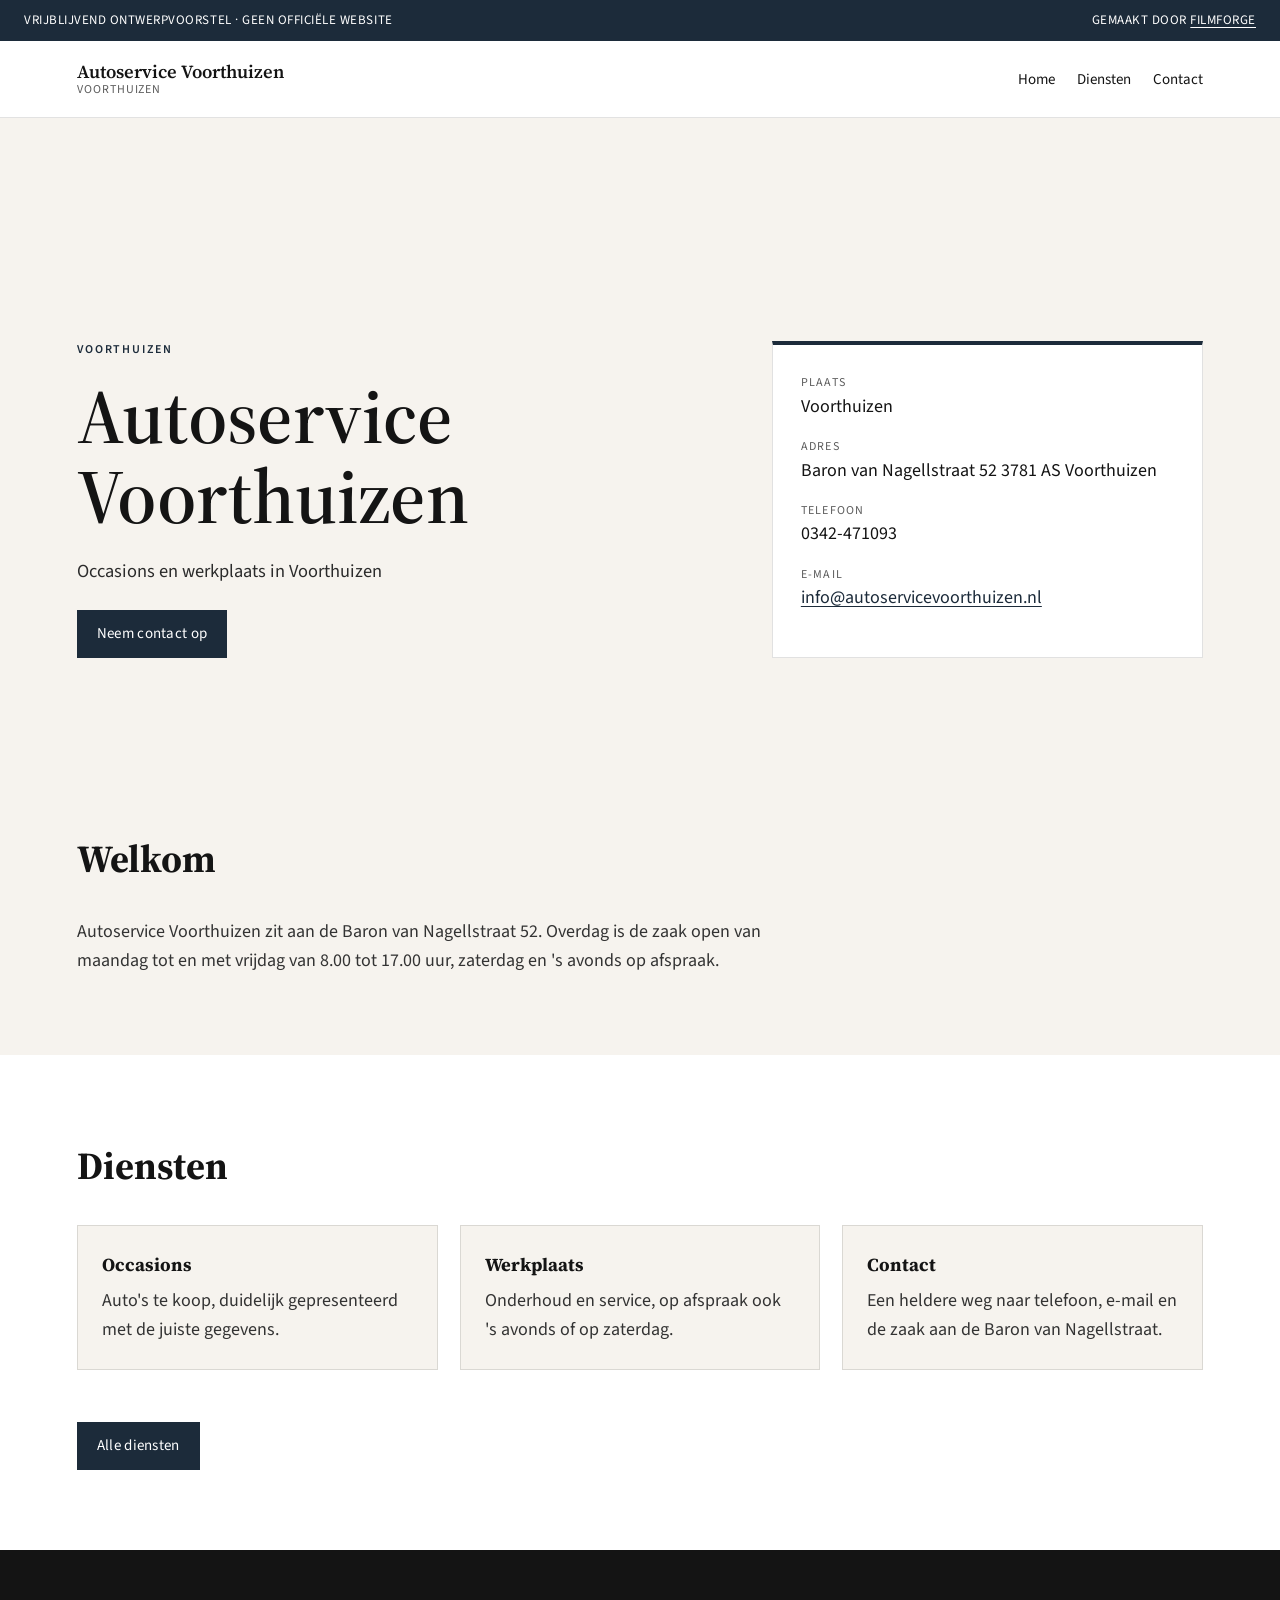
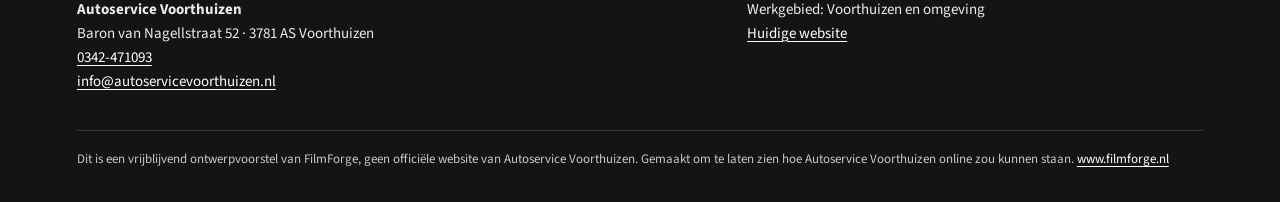
<file: index.html>
<!doctype html>
<html lang="nl">
<head>
<meta charset="utf-8">
<meta name="viewport" content="width=device-width, initial-scale=1">
<meta name="robots" content="noindex, nofollow">
<title>Autoservice Voorthuizen · Voorthuizen</title>
<meta name="description" content="Autoservice Voorthuizen in Voorthuizen — vrijblijvend ontwerpvoorstel van FilmForge.">
<link rel="preconnect" href="https://fonts.googleapis.com">
<link rel="preconnect" href="https://fonts.gstatic.com" crossorigin>
<link href="https://fonts.googleapis.com/css2?family=Source+Sans+3:wght@400;600&family=Source+Serif+4:opsz,wght@8..60,500;8..60,600&display=swap" rel="stylesheet">
<link rel="stylesheet" href="style.css">
</head>
<body>
<div class="ff-banner">
  <span>Vrijblijvend ontwerpvoorstel · geen officiële website</span>
  <span>Gemaakt door <a href="https://www.filmforge.nl" rel="noopener">FilmForge</a></span>
</div>
<header class="nav">
  <a class="brand" href="index.html">Autoservice Voorthuizen<small>Voorthuizen</small></a>
  <nav>
    <ul>
      <li><a href="index.html" aria-current="page">Home</a></li>
      <li><a href="diensten.html">Diensten</a></li>
      <li><a href="contact.html">Contact</a></li>
    </ul>
  </nav>
</header>

<section class="hero">
  <div>
    <p class="eyebrow">Voorthuizen</p>
    <h1>Autoservice Voorthuizen</h1>
    <p class="lede">Occasions en werkplaats in Voorthuizen</p>
    <a class="cta" href="contact.html">Neem contact op</a>
  </div>
  
    <aside class="hero-aside">
      <dl>
        <dt>Plaats</dt><dd>Voorthuizen</dd>
        <dt>Adres</dt><dd>Baron van Nagellstraat 52 3781 AS Voorthuizen</dd>
        <dt>Telefoon</dt><dd>0342-471093</dd>
        <dt>E-mail</dt><dd><a href="mailto:info@autoservicevoorthuizen.nl">info@autoservicevoorthuizen.nl</a></dd>
      </dl>
    </aside>
</section>
<section class="section">
  <div class="prose">
    <h2>Welkom</h2>
    <p>Autoservice Voorthuizen zit aan de Baron van Nagellstraat 52. Overdag is de zaak open van maandag tot en met vrijdag van 8.00 tot 17.00 uur, zaterdag en &#x27;s avonds op afspraak.</p>
  </div>
</section>
<section class="section alt">
  <h2>Diensten</h2>
  <div class="grid"><article class="card"><h3>Occasions</h3><p>Auto&#x27;s te koop, duidelijk gepresenteerd met de juiste gegevens.</p></article>
<article class="card"><h3>Werkplaats</h3><p>Onderhoud en service, op afspraak ook &#x27;s avonds of op zaterdag.</p></article>
<article class="card"><h3>Contact</h3><p>Een heldere weg naar telefoon, e-mail en de zaak aan de Baron van Nagellstraat.</p></article></div>
  <p style="margin-top:28px"><a class="cta" href="diensten.html">Alle diensten</a></p>
</section>

<footer class="site">
  <div class="footer-grid">
    <div>
      <strong>Autoservice Voorthuizen</strong>
      <p>Baron van Nagellstraat 52 · 3781 AS Voorthuizen</p>
      <p><a href="tel:0342-471093">0342-471093</a></p>
      <p><a href="mailto:info@autoservicevoorthuizen.nl">info@autoservicevoorthuizen.nl</a></p>
    </div>
    <div>
      <p>Werkgebied: Voorthuizen en omgeving</p>
      <p><a href="https://www.autoservicevoorthuizen.nl/">Huidige website</a></p>
    </div>
  </div>
  <p class="ff-note">Dit is een vrijblijvend ontwerpvoorstel van FilmForge, geen officiële website van Autoservice Voorthuizen. Gemaakt om te laten zien hoe Autoservice Voorthuizen online zou kunnen staan. <a href="https://www.filmforge.nl">www.filmforge.nl</a></p>
</footer>
</body>
</html>
</file>
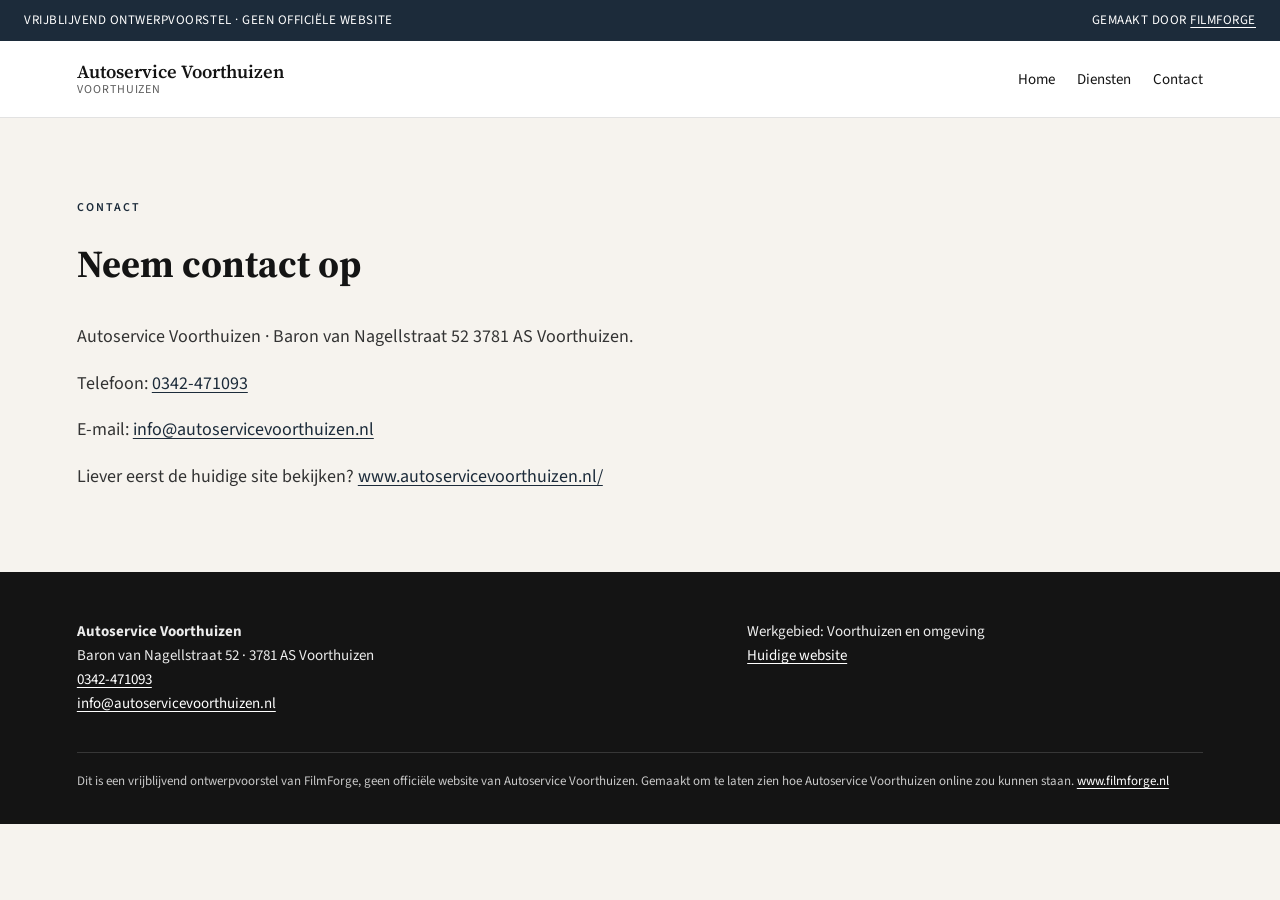
<file: contact.html>
<!doctype html>
<html lang="nl">
<head>
<meta charset="utf-8">
<meta name="viewport" content="width=device-width, initial-scale=1">
<meta name="robots" content="noindex, nofollow">
<title>Contact · Autoservice Voorthuizen</title>
<meta name="description" content="Autoservice Voorthuizen in Voorthuizen — vrijblijvend ontwerpvoorstel van FilmForge.">
<link rel="preconnect" href="https://fonts.googleapis.com">
<link rel="preconnect" href="https://fonts.gstatic.com" crossorigin>
<link href="https://fonts.googleapis.com/css2?family=Source+Sans+3:wght@400;600&family=Source+Serif+4:opsz,wght@8..60,500;8..60,600&display=swap" rel="stylesheet">
<link rel="stylesheet" href="style.css">
</head>
<body>
<div class="ff-banner">
  <span>Vrijblijvend ontwerpvoorstel · geen officiële website</span>
  <span>Gemaakt door <a href="https://www.filmforge.nl" rel="noopener">FilmForge</a></span>
</div>
<header class="nav">
  <a class="brand" href="index.html">Autoservice Voorthuizen<small>Voorthuizen</small></a>
  <nav>
    <ul>
      <li><a href="index.html">Home</a></li>
      <li><a href="diensten.html">Diensten</a></li>
      <li><a href="contact.html" aria-current="page">Contact</a></li>
    </ul>
  </nav>
</header>

<section class="section">
  <p class="eyebrow">Contact</p>
  <h2>Neem contact op</h2>
  <div class="prose">
    <p>Autoservice Voorthuizen · Baron van Nagellstraat 52 3781 AS Voorthuizen.</p>
    <p>Telefoon: <a href='tel:0342-471093'>0342-471093</a></p>
    <p>E-mail: <a href="mailto:info@autoservicevoorthuizen.nl">info@autoservicevoorthuizen.nl</a></p>
    
    <p>Liever eerst de huidige site bekijken? <a href="https://www.autoservicevoorthuizen.nl/">www.autoservicevoorthuizen.nl/</a></p>
  </div>
</section>

<footer class="site">
  <div class="footer-grid">
    <div>
      <strong>Autoservice Voorthuizen</strong>
      <p>Baron van Nagellstraat 52 · 3781 AS Voorthuizen</p>
      <p><a href="tel:0342-471093">0342-471093</a></p>
      <p><a href="mailto:info@autoservicevoorthuizen.nl">info@autoservicevoorthuizen.nl</a></p>
    </div>
    <div>
      <p>Werkgebied: Voorthuizen en omgeving</p>
      <p><a href="https://www.autoservicevoorthuizen.nl/">Huidige website</a></p>
    </div>
  </div>
  <p class="ff-note">Dit is een vrijblijvend ontwerpvoorstel van FilmForge, geen officiële website van Autoservice Voorthuizen. Gemaakt om te laten zien hoe Autoservice Voorthuizen online zou kunnen staan. <a href="https://www.filmforge.nl">www.filmforge.nl</a></p>
</footer>
</body>
</html>
</file>
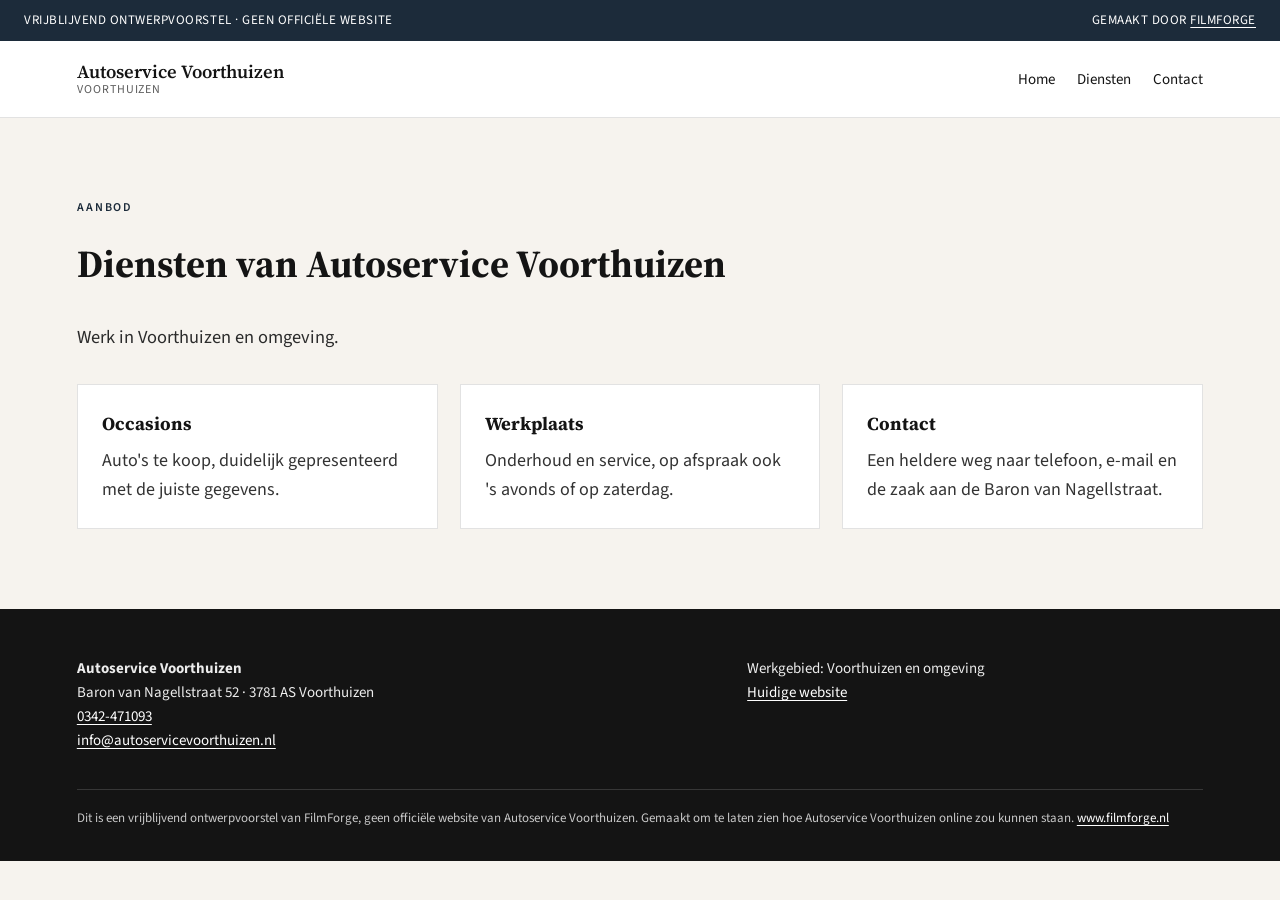
<file: diensten.html>
<!doctype html>
<html lang="nl">
<head>
<meta charset="utf-8">
<meta name="viewport" content="width=device-width, initial-scale=1">
<meta name="robots" content="noindex, nofollow">
<title>Diensten · Autoservice Voorthuizen</title>
<meta name="description" content="Autoservice Voorthuizen in Voorthuizen — vrijblijvend ontwerpvoorstel van FilmForge.">
<link rel="preconnect" href="https://fonts.googleapis.com">
<link rel="preconnect" href="https://fonts.gstatic.com" crossorigin>
<link href="https://fonts.googleapis.com/css2?family=Source+Sans+3:wght@400;600&family=Source+Serif+4:opsz,wght@8..60,500;8..60,600&display=swap" rel="stylesheet">
<link rel="stylesheet" href="style.css">
</head>
<body>
<div class="ff-banner">
  <span>Vrijblijvend ontwerpvoorstel · geen officiële website</span>
  <span>Gemaakt door <a href="https://www.filmforge.nl" rel="noopener">FilmForge</a></span>
</div>
<header class="nav">
  <a class="brand" href="index.html">Autoservice Voorthuizen<small>Voorthuizen</small></a>
  <nav>
    <ul>
      <li><a href="index.html">Home</a></li>
      <li><a href="diensten.html" aria-current="page">Diensten</a></li>
      <li><a href="contact.html">Contact</a></li>
    </ul>
  </nav>
</header>

<section class="section">
  <p class="eyebrow">Aanbod</p>
  <h2>Diensten van Autoservice Voorthuizen</h2>
  <p class="lede" style="margin-bottom:32px">Werk in Voorthuizen en omgeving.</p>
  <div class="grid"><article class="card"><h3>Occasions</h3><p>Auto&#x27;s te koop, duidelijk gepresenteerd met de juiste gegevens.</p></article>
<article class="card"><h3>Werkplaats</h3><p>Onderhoud en service, op afspraak ook &#x27;s avonds of op zaterdag.</p></article>
<article class="card"><h3>Contact</h3><p>Een heldere weg naar telefoon, e-mail en de zaak aan de Baron van Nagellstraat.</p></article></div>
</section>

<footer class="site">
  <div class="footer-grid">
    <div>
      <strong>Autoservice Voorthuizen</strong>
      <p>Baron van Nagellstraat 52 · 3781 AS Voorthuizen</p>
      <p><a href="tel:0342-471093">0342-471093</a></p>
      <p><a href="mailto:info@autoservicevoorthuizen.nl">info@autoservicevoorthuizen.nl</a></p>
    </div>
    <div>
      <p>Werkgebied: Voorthuizen en omgeving</p>
      <p><a href="https://www.autoservicevoorthuizen.nl/">Huidige website</a></p>
    </div>
  </div>
  <p class="ff-note">Dit is een vrijblijvend ontwerpvoorstel van FilmForge, geen officiële website van Autoservice Voorthuizen. Gemaakt om te laten zien hoe Autoservice Voorthuizen online zou kunnen staan. <a href="https://www.filmforge.nl">www.filmforge.nl</a></p>
</footer>
</body>
</html>
</file>
<file: style.css>
:root {
  --ink: #141414;
  --muted: #5c5c5c;
  --paper: #f6f3ee;
  --card: #ffffff;
  --accent: #1c2b3a;
  --accent-2: #1c2b3a2;
  --line: rgba(20,20,20,.12);
}
* { box-sizing: border-box; margin: 0; padding: 0; }
html { scroll-behavior: smooth; }
body {
  font-family: "Source Sans 3", "Segoe UI", sans-serif;
  color: var(--ink);
  background: var(--paper);
  line-height: 1.6;
  font-size: 18px;
}
a { color: var(--accent); text-decoration-thickness: 1px; text-underline-offset: 3px; }
img { max-width: 100%; }
.ff-banner {
  background: var(--accent);
  color: #fff;
  font-size: 13px;
  letter-spacing: .04em;
  text-transform: uppercase;
  padding: 10px 24px;
  display: flex;
  justify-content: space-between;
  gap: 16px;
  flex-wrap: wrap;
}
.ff-banner a { color: #fff; }
header.nav {
  display: flex;
  align-items: center;
  justify-content: space-between;
  gap: 24px;
  padding: 20px 6vw;
  border-bottom: 1px solid var(--line);
  background: var(--card);
  position: sticky;
  top: 0;
  z-index: 10;
}
.brand {
  font-family: "Source Serif 4", Georgia, serif;
  font-weight: 600;
  font-size: 1.15rem;
  color: var(--ink);
  text-decoration: none;
  line-height: 1.2;
}
.brand small { display: block; font-family: "Source Sans 3", sans-serif; font-weight: 400; font-size: 12px; letter-spacing: .08em; text-transform: uppercase; color: var(--muted); }
nav ul { display: flex; gap: 22px; list-style: none; flex-wrap: wrap; }
nav a { color: var(--ink); text-decoration: none; font-size: 15px; }
nav a:hover { color: var(--accent); }
.hero {
  padding: 12vh 6vw 10vh;
  display: grid;
  grid-template-columns: 1.2fr .8fr;
  gap: 48px;
  align-items: end;
  background:
    linear-gradient(120deg, rgba(255,255,255,.7), transparent 40%),
    radial-gradient(circle at 90% 10%, var(--accent-2), transparent 42%),
    radial-gradient(circle at 0% 100%, var(--accent), transparent 50%),
    var(--paper);
  min-height: 70vh;
}
.eyebrow { text-transform: uppercase; letter-spacing: .16em; font-size: 12px; color: var(--accent); font-weight: 600; margin-bottom: 16px; }
h1 {
  font-family: "Source Serif 4", Georgia, serif;
  font-size: clamp(2.4rem, 6vw, 5rem);
  line-height: 1.05;
  font-weight: 600;
  margin-bottom: 20px;
}
.lede { font-size: 1.15rem; max-width: 38rem; color: #2b2b2b; }
.hero-aside {
  background: var(--card);
  padding: 28px;
  border: 1px solid var(--line);
  border-top: 4px solid var(--accent);
}
.hero-aside dt { font-size: 12px; text-transform: uppercase; letter-spacing: .1em; color: var(--muted); }
.hero-aside dd { margin: 0 0 16px; }
.section { padding: 80px 6vw; }
.section.alt { background: var(--card); }
.section h2 {
  font-family: "Source Serif 4", Georgia, serif;
  font-size: clamp(1.8rem, 3vw, 2.6rem);
  margin-bottom: 28px;
}
.grid {
  display: grid;
  grid-template-columns: repeat(auto-fit, minmax(240px, 1fr));
  gap: 22px;
}
.card {
  background: var(--card);
  border: 1px solid var(--line);
  padding: 24px;
}
.section.alt .card { background: var(--paper); }
.card h3 { font-size: 1.15rem; margin-bottom: 8px; font-family: "Source Serif 4", Georgia, serif; }
.card p, .prose p { color: #333; }
.prose { max-width: 44rem; }
.prose p + p { margin-top: 1em; }
.cta {
  display: inline-block;
  margin-top: 24px;
  background: var(--accent);
  color: #fff;
  text-decoration: none;
  padding: 12px 20px;
  font-size: 15px;
  letter-spacing: .02em;
}
.cta:hover { filter: brightness(1.08); }
footer.site {
  padding: 48px 6vw 32px;
  background: var(--ink);
  color: #ececec;
  font-size: 15px;
}
footer.site a { color: #fff; }
.footer-grid { display: grid; grid-template-columns: 1.4fr 1fr; gap: 32px; margin-bottom: 36px; }
.ff-note {
  border-top: 1px solid rgba(255,255,255,.15);
  padding-top: 18px;
  font-size: 13px;
  color: #c8c8c8;
}
@media (max-width: 800px) {
  .hero, .footer-grid { grid-template-columns: 1fr; }
  header.nav { flex-direction: column; align-items: flex-start; }
}
</file>
